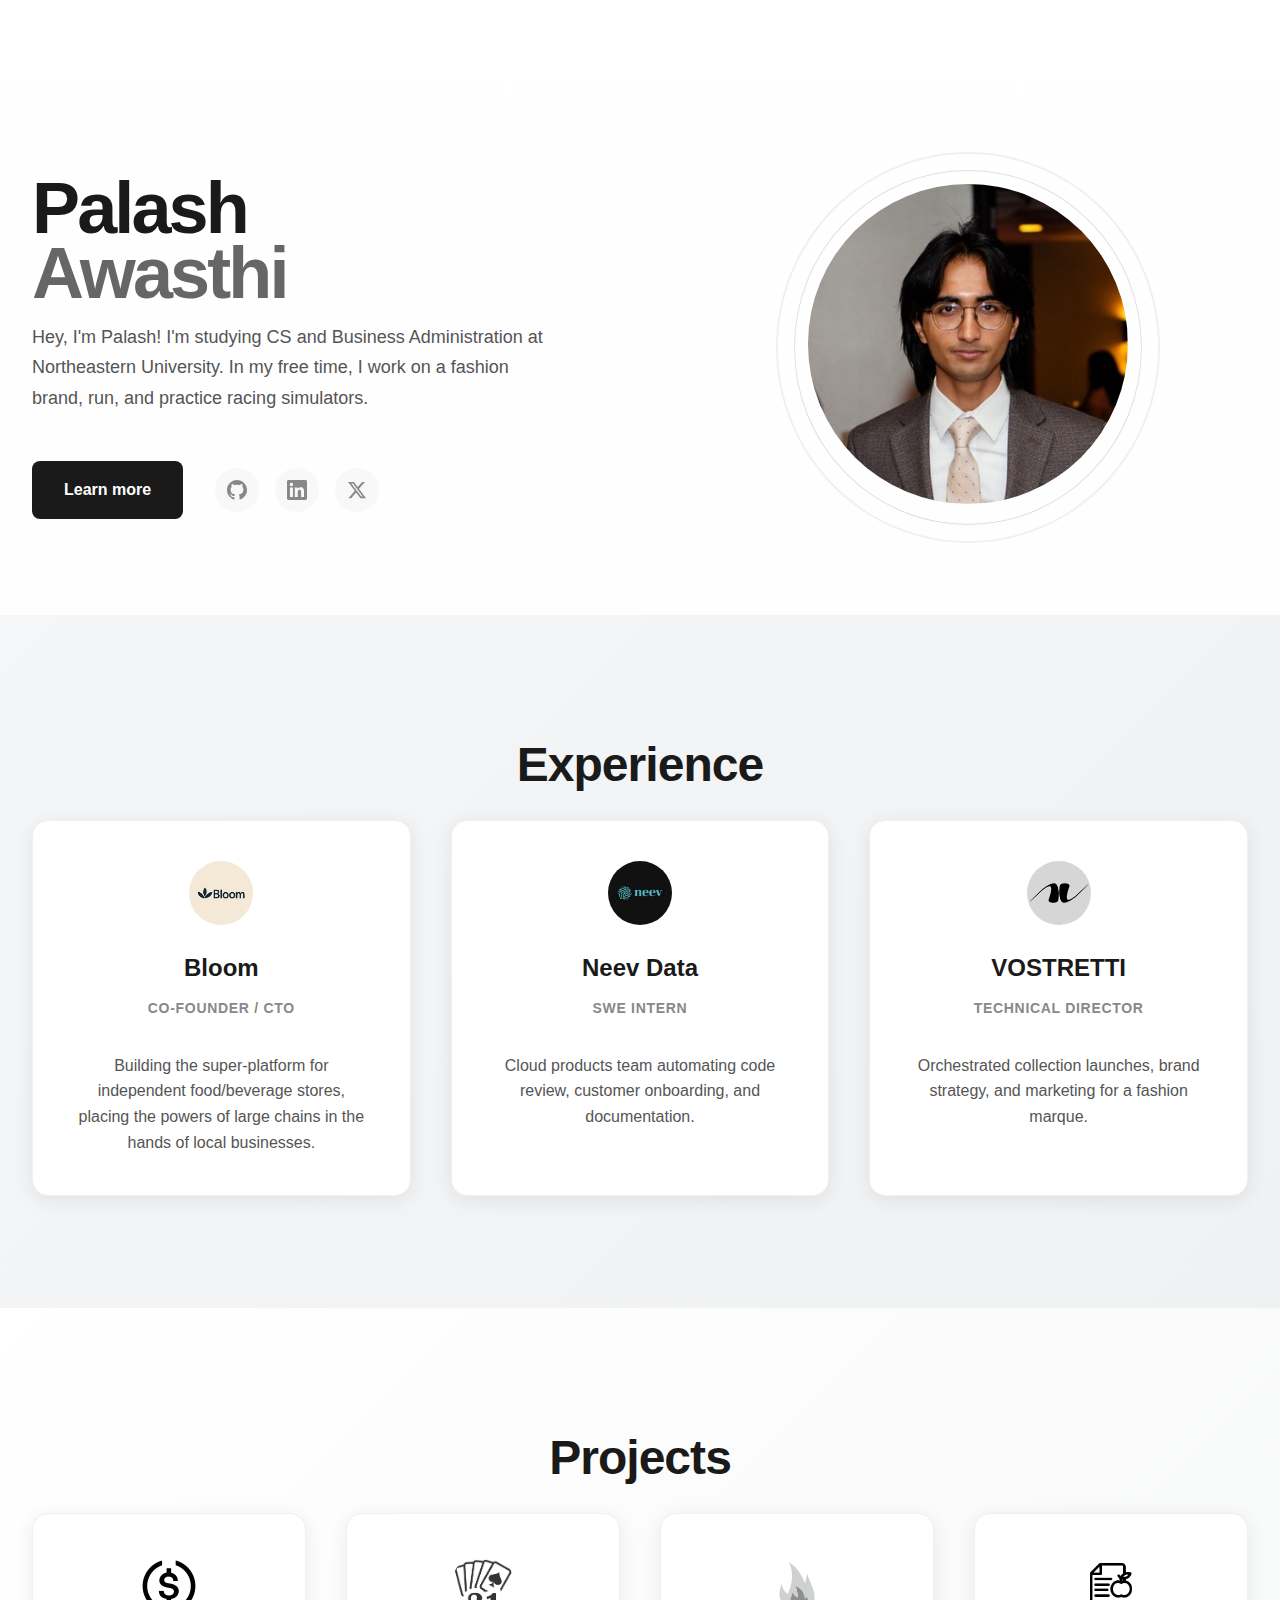
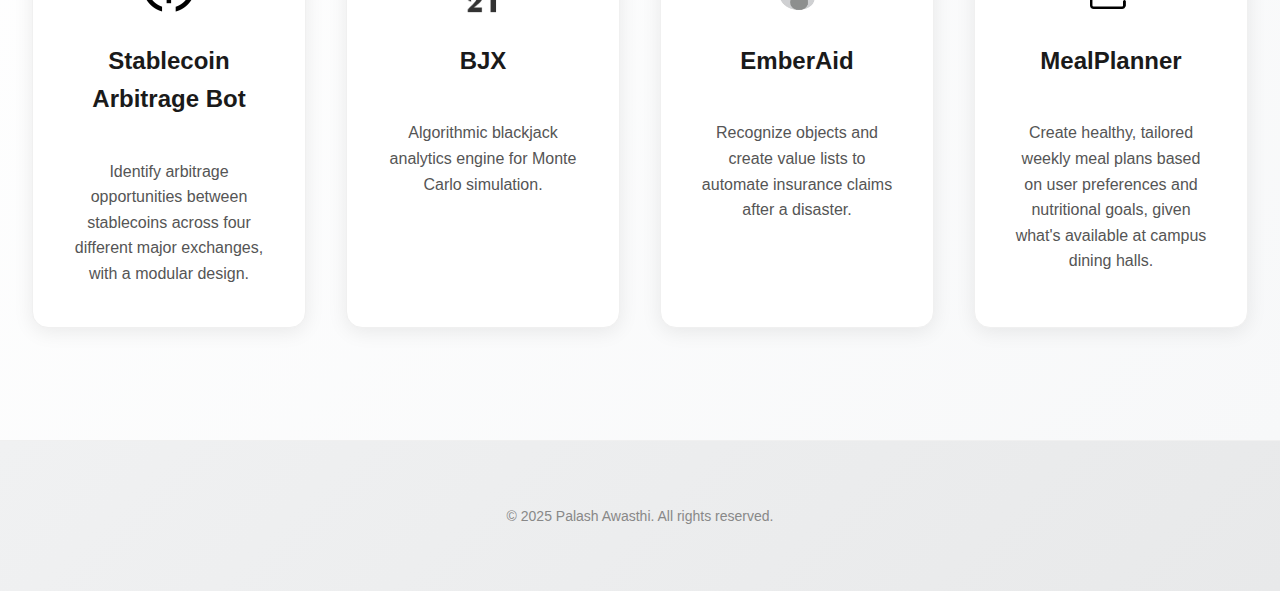
<file: index.html>
<!DOCTYPE html>
<html lang="en">
<head>
    <meta charset="UTF-8">
    <meta name="viewport" content="width=device-width, initial-scale=1.0">
    <title>Palash Awasthi</title>
    <link rel="stylesheet" href="styles.css">
</head>
<body>
    <div class="container">
        <nav class="nav">
        </nav>

        <section class="hero">
            <div class="hero-content">
                <div class="hero-text">
                    <h1 class="hero-title">
                        <span class="title-line">Palash</span>
                        <span class="title-line">Awasthi</span>
                    </h1>
                    <div class="hero-description">
                        <p>Hey, I'm Palash! I'm studying CS and Business Administration at Northeastern University. In my free time, I work on a fashion brand, run, and practice racing simulators.</p>
                    </div>
                    <div class="hero-actions">
                        <a href="https://drive.google.com/file/d/1F1d2OH5_Bmsshy4zD3Ozs_cjTFW_NccN/view?usp=sharing" class="btn-primary">Learn more</a>
                        <div class="social-links">
                            <a href="https://github.com/PalashAwasthi05" target="_blank" class="social-link">
                                <svg width="20" height="20" viewBox="0 0 24 24" fill="currentColor">
                                    <path d="M12 0c-6.626 0-12 5.373-12 12 0 5.302 3.438 9.8 8.207 11.387.599.111.793-.261.793-.577v-2.234c-3.338.726-4.033-1.416-4.033-1.416-.546-1.387-1.333-1.756-1.333-1.756-1.089-.745.083-.729.083-.729 1.205.084 1.839 1.237 1.839 1.237 1.07 1.834 2.807 1.304 3.492.997.107-.775.418-1.305.762-1.604-2.665-.305-5.467-1.334-5.467-5.931 0-1.311.469-2.381 1.236-3.221-.124-.303-.535-1.524.117-3.176 0 0 1.008-.322 3.301 1.23.957-.266 1.983-.399 3.003-.404 1.02.005 2.047.138 3.006.404 2.291-1.552 3.297-1.23 3.297-1.23.653 1.653.242 2.874.118 3.176.77.84 1.235 1.911 1.235 3.221 0 4.609-2.807 5.624-5.479 5.921.43.372.823 1.102.823 2.222v3.293c0 .319.192.694.801.576 4.765-1.589 8.199-6.086 8.199-11.386 0-6.627-5.373-12-12-12z"/>
                                </svg>
                            </a>
                            <a href="https://www.linkedin.com/in/palash-awasthi/" target="_blank" class="social-link">
                                <svg width="20" height="20" viewBox="0 0 24 24" fill="currentColor">
                                    <path d="M20.447 20.452h-3.554v-5.569c0-1.328-.027-3.037-1.852-3.037-1.853 0-2.136 1.445-2.136 2.939v5.667H9.351V9h3.414v1.561h.046c.477-.9 1.637-1.85 3.37-1.85 3.601 0 4.267 2.37 4.267 5.455v6.286zM5.337 7.433c-1.144 0-2.063-.926-2.063-2.065 0-1.138.92-2.063 2.063-2.063 1.14 0 2.064.925 2.064 2.063 0 1.139-.925 2.065-2.064 2.065zm1.782 13.019H3.555V9h3.564v11.452zM22.225 0H1.771C.792 0 0 .774 0 1.729v20.542C0 23.227.792 24 1.771 24h20.451C23.2 24 24 23.227 24 22.271V1.729C24 .774 23.2 0 22.222 0h.003z"/>
                                </svg>
                            </a>
                            <a href="https://x.com/palashaw_" target="_blank" class="social-link">
                                <svg width="20" height="20" viewBox="0 0 24 24" fill="currentColor">
                                    <path d="M18.244 2.25h3.308l-7.227 8.26 8.502 11.24H16.17l-5.214-6.817L4.99 21.75H1.68l7.73-8.835L1.254 2.25H8.08l4.713 6.231zm-1.161 17.52h1.833L7.084 4.126H5.117z"/>
                                </svg>
                            </a>
                        </div>
                    </div>
                </div>
                <div class="hero-visual">
                    <div class="avatar-container">
                        <img src="assets/meeeee.jpeg" alt="Palash Awasthi" class="avatar">
                        <div class="avatar-decoration"></div>
                    </div>
                </div>
            </div>
        </section>

        <section class="experience" id="experience">
            <div class="section-header">
                <h2 class="section-title">Experience</h2>
            </div>
            
            <div class="experience-grid">
                <article class="experience-card">
                    <div class="card-header">
                        <div class="company-logo">
                            <img src="assets/bloom.png" alt="Bloom" class="logo">
                        </div>
                        <div class="company-info">
                            <h3 class="company-name">Bloom</h3>
                            <span class="role">Co-Founder / CTO</span>
                        </div>
                    </div>
                    <div class="card-content">
                        <p>Building the super-platform for independent food/beverage stores, placing the powers of large chains in the hands of local businesses.</p>
                    </div>
                </article>

                <article class="experience-card">
                    <div class="card-header">
                        <div class="company-logo">
                            <img src="assets/neev.jpeg" alt="Neev Data" class="logo">
                        </div>
                        <div class="company-info">
                            <h3 class="company-name">Neev Data</h3>
                            <span class="role">SWE Intern</span>
                        </div>
                    </div>
                    <div class="card-content">
                        <p>Cloud products team automating code review, customer onboarding, and documentation.</p>
                    </div>
                </article>

                <article class="experience-card">
                    <div class="card-header">
                        <div class="company-logo">
                            <img src="assets/vostretti.jpg" alt="VOSTRETTI" class="logo">
                        </div>
                        <div class="company-info">
                            <h3 class="company-name">VOSTRETTI</h3>
                            <span class="role">Technical Director</span>
                        </div>
                    </div>
                    <div class="card-content">
                        <p>Orchestrated collection launches, brand strategy, and marketing for a fashion marque.</p>
                    </div>
                </article>
            </div>
        </section>

        
        <section class="projects" id="projects">
            <div class="section-header">
              <h2 class="section-title">Projects</h2>
            </div>
          
            <div class="projects-grid">
              <a
                href="https://github.com/PalashAwasthi05/stable-arb-bot"
                target="_blank"
                rel="noopener noreferrer"
                class="project-card"
                role="button"
                aria-label="Open Stablecoin Arbitrage Bot repository"
              >
                <div class="card-header">
                  <div class="project-logo">
                    <img src="assets/stablecoin.png" alt="Stablecoin Arbitrage Bot" class="logo">
                  </div>
                  <div class="project-info">
                    <h3 class="project-name">Stablecoin Arbitrage Bot</h3>
                  </div>
                </div>
                <div class="card-content">
                  <p>Identify arbitrage opportunities between stablecoins across four different major exchanges, with a modular design.</p>
                </div>
              </a>
          
              <a
                href="https://github.com/PalashAwasthi05/bjx"
                target="_blank"
                rel="noopener noreferrer"
                class="project-card"
                role="button"
                aria-label="Open BJX repository"
              >
                <div class="card-header">
                  <div class="project-logo">
                    <img src="assets/blackjack.jpg" alt="BJX" class="logo">
                  </div>
                  <div class="project-info">
                    <h3 class="project-name">BJX</h3>
                  </div>
                </div>
                <div class="card-content">
                  <p>Algorithmic blackjack analytics engine for Monte Carlo simulation.</p>
                </div>
              </a>
          
              <a
                href="https://github.com/PalashAwasthi05/EmberAid"
                target="_blank"
                rel="noopener noreferrer"
                class="project-card"
                role="button"
                aria-label="Open EmberAid repository"
              >
                <div class="card-header">
                  <div class="project-logo">
                    <img src="assets/emberaid.png" alt="EmberAid" class="logo">
                  </div>
                  <div class="project-info">
                    <h3 class="project-name">EmberAid</h3>
                  </div>
                </div>
                <div class="card-content">
                  <p>Recognize objects and create value lists to automate insurance claims after a disaster.</p>
                </div>
              </a>
          
              <a
                href="https://github.com/Sadfahlsdj/wafflehacks_june_2024"
                target="_blank"
                rel="noopener noreferrer"
                class="project-card"
                role="button"
                aria-label="Open MealPlanner repository"
              >
                <div class="card-header">
                  <div class="project-logo">
                    <img src="assets/mealplanner.png" alt="MealPlanner" class="logo">
                  </div>
                  <div class="project-info">
                    <h3 class="project-name">MealPlanner</h3>
                  </div>
                </div>
                <div class="card-content">
                  <p>Create healthy, tailored weekly meal plans based on user preferences and nutritional goals, given what's available at campus dining halls.</p>
                </div>
              </a>
            </div>
          </section>
          

        <footer class="footer">
            <div class="footer-content">
                <div class="footer-text">© 2025 Palash Awasthi. All rights reserved.</div>
            </div>
        </footer>
    </div>
</body>
</html>
</file>
<file: styles.css>
/* Reset and Base */
* {
    margin: 0;
    padding: 0;
    box-sizing: border-box;
}

html {
    font-size: 16px;
    scroll-behavior: smooth;
}

body {
    font-family: -apple-system, BlinkMacSystemFont, 'Segoe UI', Roboto, 'Helvetica Neue', Arial, sans-serif;
    line-height: 1.6;
    color: #1a1a1a;
    background: linear-gradient(180deg, #ffffff 0%, #fafbfc 100%);
    overflow-x: hidden;
}

/* Container */
.container {
    max-width: 1400px;
    margin: 0 auto;
    padding: 0 2rem;
}

/* Navigation */
.nav {
    padding: 2rem 0;
    position: relative;
    z-index: 100;
}



/* Hero Section */
.hero {
    padding: 7rem 0 6rem;
    position: relative;
}

.hero-content {
    display: grid;
    grid-template-columns: 1fr 1fr;
    gap: 6rem;
    align-items: center;
}

.hero-title {
    font-size: 4.5rem;
    font-weight: 700;
    line-height: 0.9;
    letter-spacing: -0.04em;
    margin-bottom: 1rem;
}

.title-line {
    display: block;
}

.title-line:first-child {
    color: #1a1a1a;
}

.title-line:last-child {
    color: #666;
}

.hero-subtitle {
    font-size: 1.25rem;
    color: #888;
    font-weight: 500;
    margin-bottom: 2rem;
    text-transform: uppercase;
    letter-spacing: 0.1em;
}

.hero-description {
    font-size: 1.125rem;
    color: #555;
    line-height: 1.7;
    margin-bottom: 3rem;
    max-width: 32rem;
}

.hero-actions {
    display: flex;
    align-items: center;
    gap: 2rem;
}

.btn-primary {
    background: #1a1a1a;
    color: white;
    padding: 1rem 2rem;
    text-decoration: none;
    border-radius: 0.5rem;
    font-weight: 600;
    transition: all 0.3s ease;
    display: inline-block;
}

.btn-primary:hover {
    background: #333;
    transform: translateY(-2px);
    box-shadow: 0 8px 25px rgba(26, 26, 26, 0.15);
}

.social-links {
    display: flex;
    gap: 1rem;
}

.social-link {
    color: #888;
    transition: all 0.2s ease;
    padding: 0.75rem;
    border-radius: 50%;
    background: #f8f8f8;
    display: flex;
    align-items: center;
    justify-content: center;
}

.social-link:hover {
    color: #1a1a1a;
    background: #f0f0f0;
    transform: translateY(-2px);
}

/* Hero Visual */
.hero-visual {
    position: relative;
    display: flex;
    justify-content: center;
    align-items: center;
}

.avatar-container {
    position: relative;
}

.avatar {
    width: 20rem;
    height: 20rem;
    border-radius: 50%;
    object-fit: cover;
    position: relative;
    z-index: 2;
}

.avatar-decoration {
    position: absolute;
    top: -2rem;
    left: -2rem;
    right: -2rem;
    bottom: -2rem;
    border: 2px solid #f0f0f0;
    border-radius: 50%;
    z-index: 1;
}

.avatar-decoration::before {
    content: '';
    position: absolute;
    top: 1rem;
    left: 1rem;
    right: 1rem;
    bottom: 1rem;
    border: 1px solid #e0e0e0;
    border-radius: 50%;
}

/* Experience Section */
.experience {
    padding: 7rem 0;
    background: linear-gradient(135deg, #f5f6f7 0%, #f0f1f2 100%);
    margin: 0 -2rem;
}

.experience > div {
    max-width: 1400px;
    margin: 0 auto;
    padding: 0 2rem;
}

.section-header {
    text-align: center;
    margin-bottom: 4rem;
}

.section-title {
    font-size: 3rem;
    font-weight: 700;
    color: #1a1a1a;
    margin-bottom: 1rem;
    letter-spacing: -0.02em;
}



/* Experience Grid */
.experience-grid {
    display: grid;
    grid-template-columns: repeat(3, 1fr);
    gap: 2.5rem;
    max-width: 90rem;
    margin: 0 auto;
    justify-items: center;
}

.experience-card {
    background: white;
    border-radius: 1rem;
    padding: 2.5rem;
    box-shadow: 0 4px 20px rgba(0, 0, 0, 0.08);
    transition: all 0.3s ease;
    border: 1px solid #f0f0f0;
    position: relative;
    overflow: hidden;
    width: 100%;
    max-width: 28rem;
}

.experience-card:hover {
    transform: translateY(-8px);
    box-shadow: 0 12px 40px rgba(0, 0, 0, 0.12);
}

.card-header {
    display: flex;
    align-items: center;
    gap: 1.5rem;
    margin-bottom: 2rem;
    text-align: center;
    flex-direction: column;
}

.company-logo {
    width: 4rem;
    height: 4rem;
    display: flex;
    align-items: center;
    justify-content: center;
}

.logo {
    width: 4rem;
    height: 4rem;
    object-fit: cover;
    border-radius: 50%;
}

.company-info {
    text-align: center;
}

.company-name {
    font-size: 1.5rem;
    font-weight: 700;
    color: #1a1a1a;
    margin-bottom: 0.5rem;
}

.role {
    font-size: 0.875rem;
    color: #888;
    text-transform: uppercase;
    letter-spacing: 0.05em;
    font-weight: 600;
}

.card-content {
    margin-bottom: 0;
    text-align: center;
}

.card-content p {
    color: #555;
    line-height: 1.6;
    font-size: 1rem;
}



/* Footer */
.footer {
    padding: 4rem 0;
    border-top: 1px solid #f0f0f0;
    background: linear-gradient(135deg, #f0f1f2 0%, #e8e9ea 100%);
    margin: 0 -2rem;
}

.footer-content {
    max-width: 1400px;
    margin: 0 auto;
    padding: 0 2rem;
    text-align: center;
}

.footer-text {
    color: #888;
    font-size: 0.875rem;
}

@media (max-width: 1024px) {
    .hero-content {
        grid-template-columns: 1fr;
        gap: 4rem;
        text-align: center;
    }
    
    .hero-description {
        max-width: none;
    }
    
    .experience-grid {
        grid-template-columns: repeat(2, 1fr);
        max-width: 60rem;
    }
}

@media (max-width: 768px) {
    .container {
        padding: 0 1rem;
    }
    
    .hero {
        padding: 4rem 0 3rem;
    }
    
    .hero-title {
        font-size: 3rem;
    }
    
    .section-title {
        font-size: 2.5rem;
    }
    
    .experience {
        margin: 0 -1rem;
    }
    
    .experience > div {
        padding: 0 1rem;
    }
    
    .nav-links {
        gap: 2rem;
    }
    
    .hero-actions {
        flex-direction: column;
        gap: 1.5rem;
    }
    
    .avatar {
        width: 15rem;
        height: 15rem;
    }
}

@media (max-width: 480px) {
    .hero-title {
        font-size: 2.5rem;
    }
    
    .hero-subtitle {
        font-size: 1rem;
    }
    
    .hero-description {
        font-size: 1rem;
    }
    
    .btn-primary {
        padding: 0.875rem 1.5rem;
        font-size: 0.9375rem;
    }
    
    .experience-card {
        padding: 2rem;
    }
    
    .company-logo {
        width: 3rem;
        height: 3rem;
    }
    
    .logo {
        width: 3rem;
        height: 3rem;
        border-radius: 50%;
    }
}

.projects {
    padding: 7rem 0;
    background: linear-gradient(135deg, #ffffff 0%, #f7f8f9 100%);
    margin: 0 -2rem;
}

.projects > div {
    max-width: 1400px;
    margin: 0 auto;
    padding: 0 2rem;
}

.projects-grid {
    display: grid;
    grid-template-columns: repeat(4, 1fr);
    gap: 2.5rem;
    max-width: 90rem;
    margin: 0 auto;
    justify-items: center;
}

.project-card {
    background: white;
    border-radius: 1rem;
    padding: 2.5rem;
    box-shadow: 0 4px 20px rgba(0, 0, 0, 0.08);
    transition: all 0.3s ease;
    border: 1px solid #f0f0f0;
    position: relative;
    overflow: hidden;
    width: 100%;
    max-width: 28rem;
    text-decoration: none;
    color: inherit;
    display: block;
}

.project-card:hover {
    transform: translateY(-8px);
    box-shadow: 0 12px 40px rgba(0, 0, 0, 0.12);
}

.project-logo {
    width: 4rem;
    height: 4rem;
    display: flex;
    align-items: center;
    justify-content: center;
}

.project-info {
    text-align: center;
}

.project-name {
    font-size: 1.5rem;
    font-weight: 700;
    color: #1a1a1a;
    margin-bottom: 0.5rem;
}

.card-content {
    margin-bottom: 0;
    text-align: center;
}

.card-content p {
    color: #555;
    line-height: 1.6;
    font-size: 1rem;
}

@media (max-width: 1024px) {
    .projects-grid {
        grid-template-columns: repeat(2, 1fr);
        max-width: 60rem;
    }
}

@media (max-width: 768px) {
    .projects {
        margin: 0 -1rem;
    }
    .projects > div {
        padding: 0 1rem;
    }
    .projects-grid {
        grid-template-columns: 1fr;
    }
}

.project-card { cursor: pointer; }
.project-card:focus { outline: 3px solid #1a1a1a; outline-offset: 4px; }
</file>
